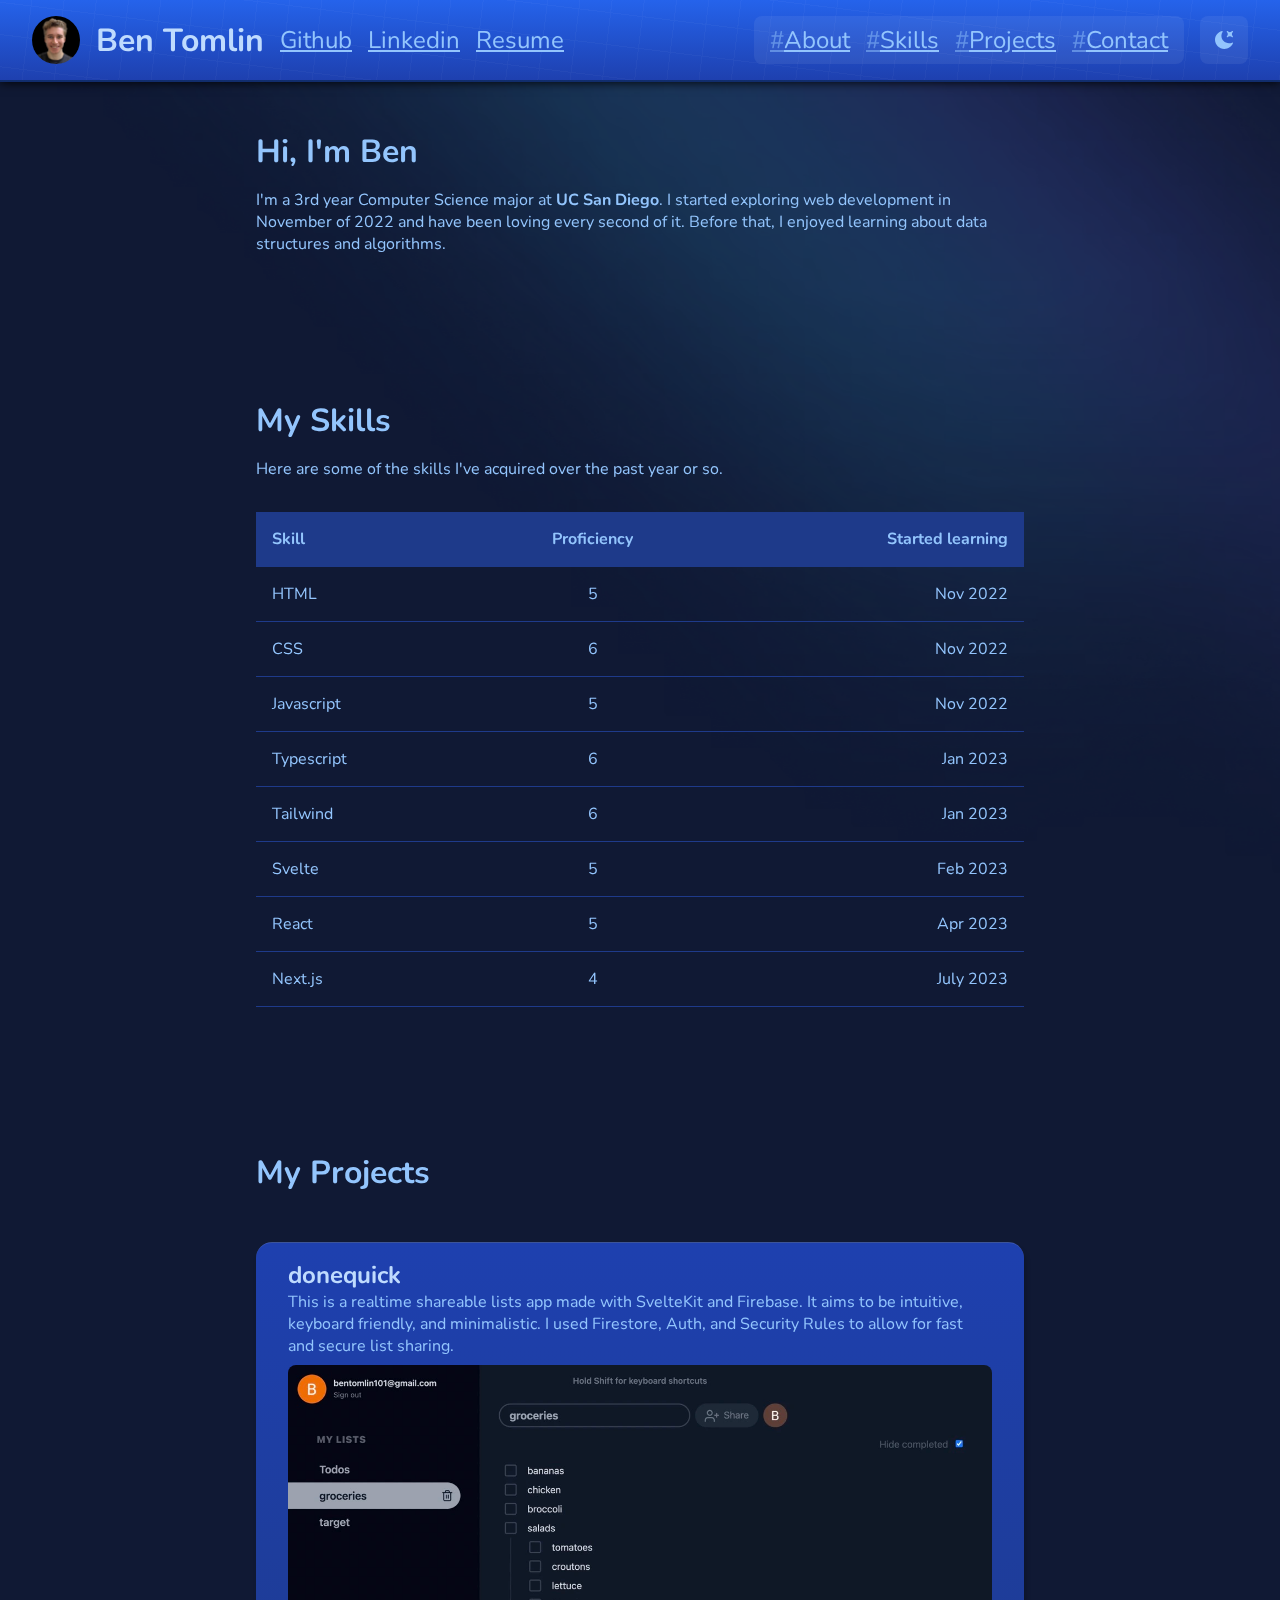
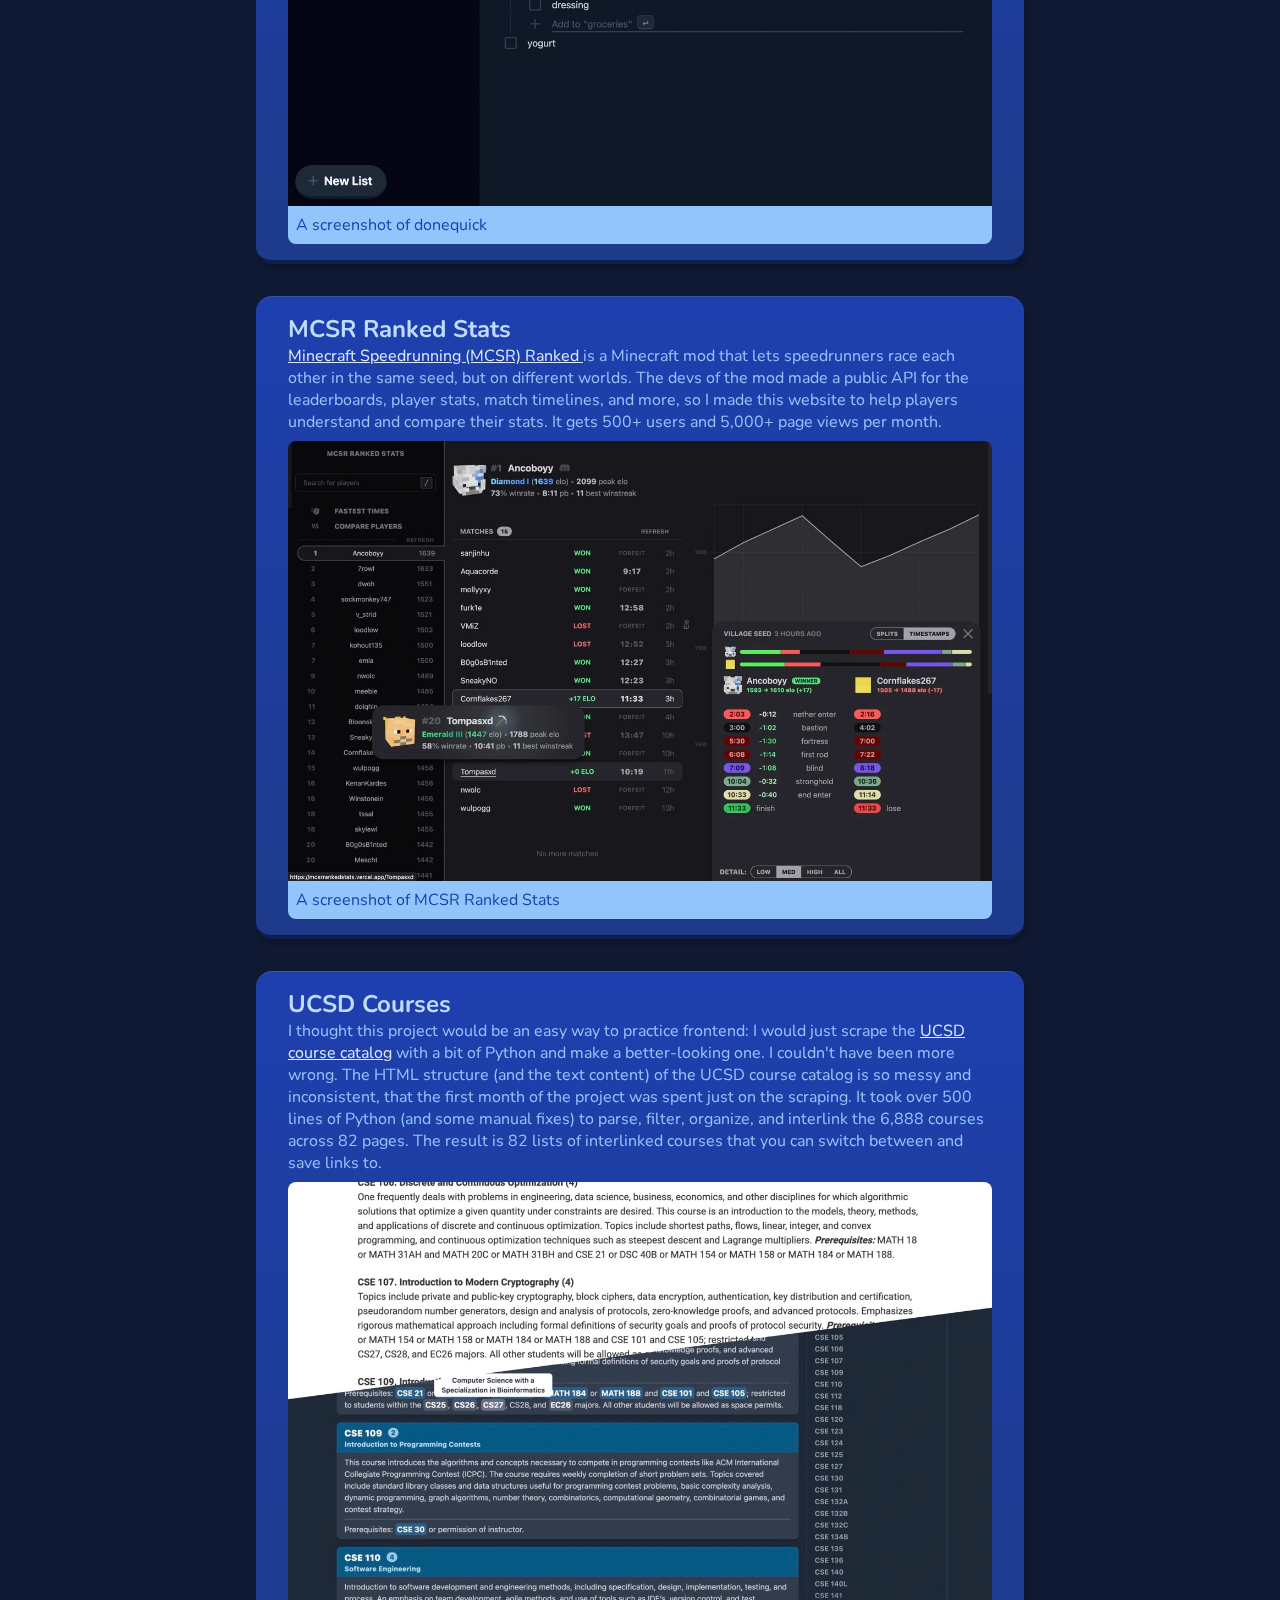
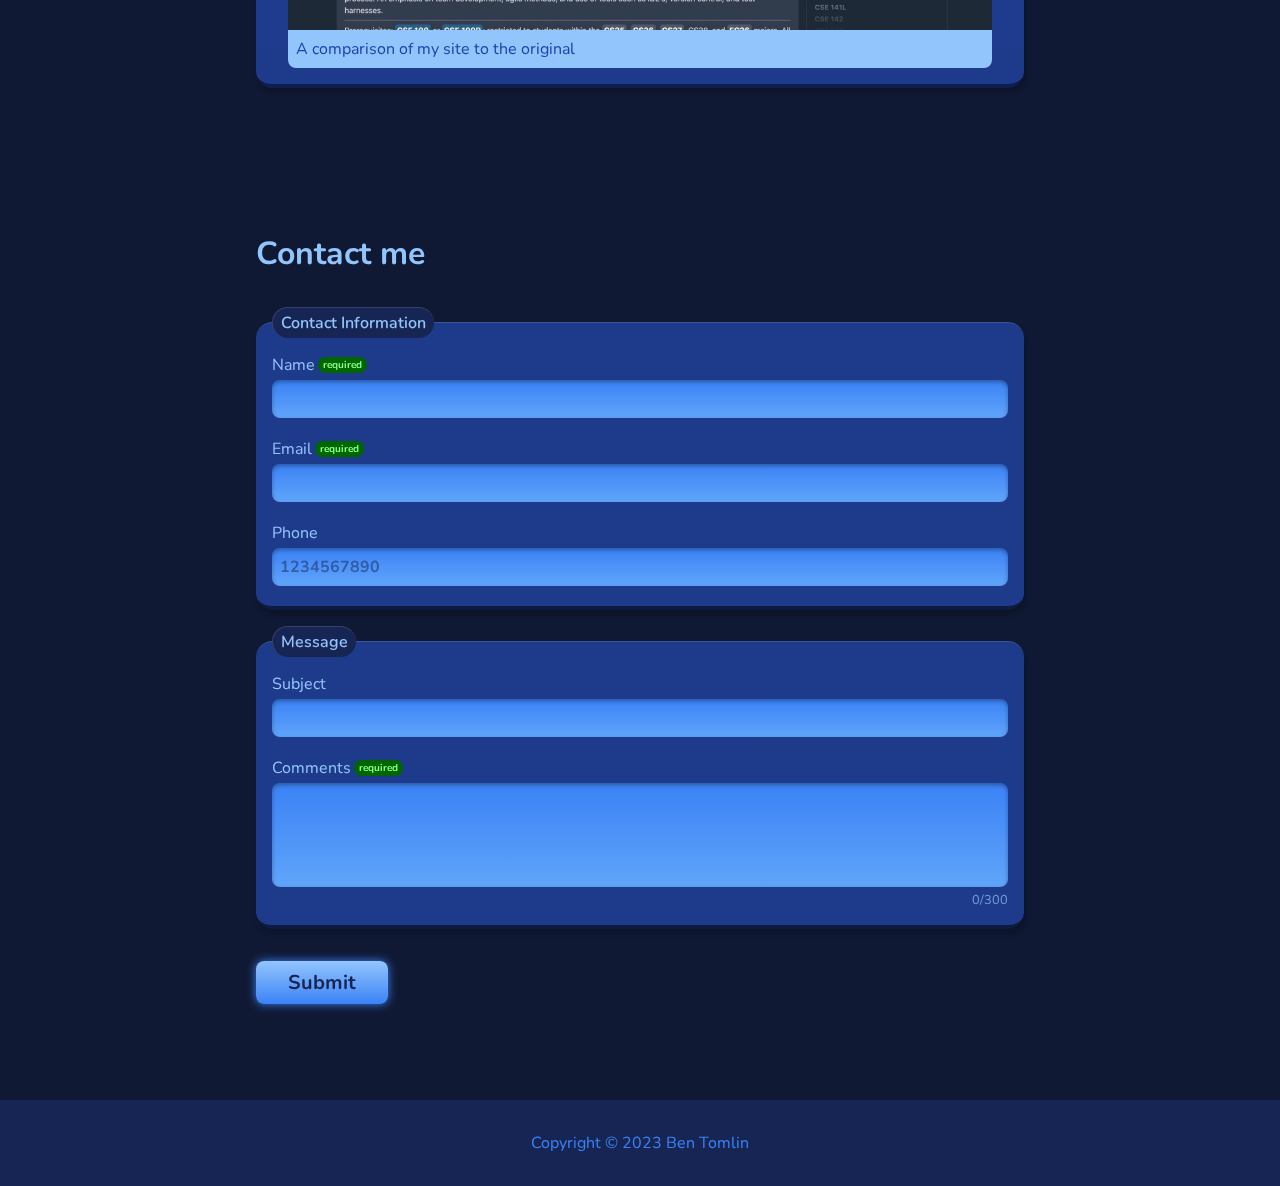
<file: index.html>
<!DOCTYPE html>
<html lang="en">
	<head>
		<meta charset="UTF-8" />
		<meta name="viewport" content="width=device-width, initial-scale=1.0" />
		<title>Ben Tomlin</title>
		<link rel="stylesheet" href="style.css" />
		<script src="script.js" defer></script>
	</head>
	<body>
		<header>
			<div>
				<img id="selfie" src="/selfie.jpeg" alt="A headshot of Ben" />
				<h1>Ben Tomlin</h1>
				<ul>
					<li>
						<a target="_blank" href="https://github.com/bent101">Github</a>
					</li>
					<li>
						<a
							target="_blank"
							href="https://www.linkedin.com/in/ben-tomlin-46b788275/"
							>Linkedin</a
						>
					</li>
					<li>
						<a target="_blank" href="https://resume.bentomlin.dev">Resume</a>
					</li>
				</ul>
			</div>
			<nav>
				<a href="#about">About</a>
				<a href="#skills">Skills</a>
				<a href="#projects">Projects</a>
				<a href="#contact">Contact</a>
			</nav>
			<button id="theme-toggle">
				<svg
					id="moon-icon"
					xmlns="http://www.w3.org/2000/svg"
					width="24"
					height="24"
					viewBox="0 0 24 24"
				>
					<path
						fill="currentColor"
						d="M20.958 15.325c.204-.486-.379-.9-.868-.684a7.684 7.684 0 0 1-3.101.648c-4.185 0-7.577-3.324-7.577-7.425a7.28 7.28 0 0 1 1.134-3.91c.284-.448-.057-1.068-.577-.936C5.96 4.041 3 7.613 3 11.862C3 16.909 7.175 21 12.326 21c3.9 0 7.24-2.345 8.632-5.675Z"
					/>
					<path
						fill="currentColor"
						d="M15.611 3.103c-.53-.354-1.162.278-.809.808l.63.945a2.332 2.332 0 0 1 0 2.588l-.63.945c-.353.53.28 1.162.81.808l.944-.63a2.332 2.332 0 0 1 2.588 0l.945.63c.53.354 1.162-.278.808-.808l-.63-.945a2.332 2.332 0 0 1 0-2.588l.63-.945c.354-.53-.278-1.162-.809-.808l-.944.63a2.332 2.332 0 0 1-2.588 0l-.945-.63Z"
					/>
				</svg>
				<svg
					id="sun-icon"
					xmlns="http://www.w3.org/2000/svg"
					width="24"
					height="24"
					viewBox="0 0 24 24"
				>
					<g fill="none">
						<path
							d="M24 0v24H0V0h24ZM12.593 23.258l-.011.002l-.071.035l-.02.004l-.014-.004l-.071-.035c-.01-.004-.019-.001-.024.005l-.004.01l-.017.428l.005.02l.01.013l.104.074l.015.004l.012-.004l.104-.074l.012-.016l.004-.017l-.017-.427c-.002-.01-.009-.017-.017-.018Zm.265-.113l-.013.002l-.185.093l-.01.01l-.003.011l.018.43l.005.012l.008.007l.201.093c.012.004.023 0 .029-.008l.004-.014l-.034-.614c-.003-.012-.01-.02-.02-.022Zm-.715.002a.023.023 0 0 0-.027.006l-.006.014l-.034.614c0 .012.007.02.017.024l.015-.002l.201-.093l.01-.008l.004-.011l.017-.43l-.003-.012l-.01-.01l-.184-.092Z"
						/>
						<path
							fill="currentColor"
							d="M12 19a1 1 0 0 1 1 1v1a1 1 0 1 1-2 0v-1a1 1 0 0 1 1-1Zm6.364-2.05l.707.707a1 1 0 0 1-1.414 1.414l-.707-.707a1 1 0 0 1 1.414-1.414Zm-12.728 0a1 1 0 0 1 1.497 1.32l-.083.094l-.707.707a1 1 0 0 1-1.497-1.32l.083-.094l.707-.707ZM12 6a6 6 0 1 1 0 12a6 6 0 0 1 0-12Zm-8 5a1 1 0 0 1 .117 1.993L4 13H3a1 1 0 0 1-.117-1.993L3 11h1Zm17 0a1 1 0 1 1 0 2h-1a1 1 0 1 1 0-2h1ZM4.929 4.929a1 1 0 0 1 1.32-.083l.094.083l.707.707a1 1 0 0 1-1.32 1.497l-.094-.083l-.707-.707a1 1 0 0 1 0-1.414Zm14.142 0a1 1 0 0 1 0 1.414l-.707.707a1 1 0 1 1-1.414-1.414l.707-.707a1 1 0 0 1 1.414 0ZM12 2a1 1 0 0 1 1 1v1a1 1 0 1 1-2 0V3a1 1 0 0 1 1-1Z"
						/>
					</g>
				</svg>
			</button>
		</header>
		<main>
			<section id="about">
				<h2>Hi, I'm Ben</h2>
				<p>
					I'm a 3rd year Computer Science major at
					<strong>UC San Diego</strong>. I started exploring web development in
					November of 2022 and have been loving every second of it. Before that,
					I enjoyed learning about data structures and algorithms.
				</p>
			</section>
			<section id="skills">
				<h2>My Skills</h2>
				<p>
					Here are some of the skills I've acquired over the past year or so.
				</p>
				<table>
					<tr>
						<th>Skill</th>
						<th>Proficiency</th>
						<th>Started learning</th>
					</tr>
					<tr>
						<td>HTML</td>
						<td>5</td>
						<td>Nov 2022</td>
					</tr>
					<tr>
						<td>CSS</td>
						<td>6</td>
						<td>Nov 2022</td>
					</tr>
					<tr>
						<td>Javascript</td>
						<td>5</td>
						<td>Nov 2022</td>
					</tr>
					<tr>
						<td>Typescript</td>
						<td>6</td>
						<td>Jan 2023</td>
					</tr>
					<tr>
						<td>Tailwind</td>
						<td>6</td>
						<td>Jan 2023</td>
					</tr>
					<tr>
						<td>Svelte</td>
						<td>5</td>
						<td>Feb 2023</td>
					</tr>
					<tr>
						<td>React</td>
						<td>5</td>
						<td>Apr 2023</td>
					</tr>
					<tr>
						<td>Next.js</td>
						<td>4</td>
						<td>July 2023</td>
					</tr>
				</table>
			</section>
			<section id="projects">
				<h2>My Projects</h2>

				<article>
					<h3>donequick</h3>
					<p>
						This is a realtime shareable lists app made with SvelteKit and
						Firebase. It aims to be intuitive, keyboard friendly, and
						minimalistic. I used Firestore, Auth, and Security Rules to allow
						for fast and secure list sharing.
					</p>
					<figure>
						<picture>
							<source srcset="/assets/donequick.webp" type="image/webp" />
							<source srcset="/assets/donequick.jpg" type="image/jpeg" />
							<source
								media="(max-width: 768px)"
								srcset="/assets/donequick-small.jpeg"
								type="image/jpeg"
							/>
							<img src="/assets/donequick.jpg" alt="" />
						</picture>
						<figcaption>A screenshot of donequick</figcaption>
					</figure>
				</article>

				<article>
					<h3>MCSR Ranked Stats</h3>
					<p>
						<a href="https://mcsrranked.com" target="_blank" rel="noreferrer">
							Minecraft Speedrunning (MCSR) Ranked
						</a>
						is a Minecraft mod that lets speedrunners race each other in the
						same seed, but on different worlds. The devs of the mod made a
						public API for the leaderboards, player stats, match timelines, and
						more, so I made this website to help players understand and compare
						their stats. It gets 500+ users and 5,000+ page views per month.
					</p>
					<figure>
						<picture>
							<source srcset="/assets/mcsrrankedstats.webp" type="image/webp" />
							<source srcset="/assets/mcsrrankedstats.jpg" type="image/jpeg" />
							<source
								media="(max-width: 768px)"
								srcset="/assets/mcsrrankedstats-small.jpeg"
								type="image/jpeg"
							/>
							<img src="/assets/mcsrrankedstats.jpg" alt="" />
						</picture>
						<figcaption>A screenshot of MCSR Ranked Stats</figcaption>
					</figure>
				</article>

				<article>
					<h3>UCSD Courses</h3>
					<p>
						I thought this project would be an easy way to practice frontend: I
						would just scrape the
						<a
							target="_blank"
							href="https://catalog.ucsd.edu/front/courses.html"
							>UCSD course catalog</a
						>
						with a bit of Python and make a better-looking one. I couldn't have
						been more wrong. The HTML structure (and the text content) of the
						UCSD course catalog is so messy and inconsistent, that the first
						month of the project was spent just on the scraping. It took over
						500 lines of Python (and some manual fixes) to parse, filter,
						organize, and interlink the 6,888 courses across 82 pages. The
						result is 82 lists of interlinked courses that you can switch
						between and save links to.
					</p>
					<figure>
						<picture>
							<source srcset="/assets/ucsdcourses.webp" type="image/webp" />
							<source srcset="/assets/ucsdcoursesuick.jpg" type="image/jpeg" />
							<source
								media="(max-width: 768px)"
								srcset="/assets/ucsdcoursesuick-small.jpeg"
								type="image/jpeg"
							/>
							<img src="/ucsdcourses/donequick.jpg" alt="" />
						</picture>
						<figcaption>A comparison of my site to the original</figcaption>
					</figure>
				</article>
			</section>

			<section id="contact">
				<h2>Contact me</h2>
				<form method="post" action="https://httpbin.org/post">
					<fieldset>
						<legend>Contact Information</legend>

						<label for="name">Name</label>
						<input type="text" id="name" name="name" required />
						<div class="outputs">
							<output for="name" name="errors">Please enter your name</output>
							<output for="name" name="info"></output>
						</div>

						<label for="email">Email</label>
						<input type="email" id="email" name="email" required />
						<div class="outputs">
							<output for="email" name="errors"
								>Please enter a valid email</output
							>
							<output for="email" name="info"></output>
						</div>

						<label for="phone">Phone</label>
						<input
							type="tel"
							id="phone"
							name="phone"
							minlength="10"
							maxlength="10"
							pattern="[0-9]{10}"
							placeholder="1234567890"
						/>
						<div class="outputs">
							<output for="phone" name="errors">Please enter 10 digits</output>
							<output for="phone" name="info"></output>
						</div>
					</fieldset>

					<fieldset>
						<legend>Message</legend>

						<label for="subject">Subject</label>
						<input type="text" id="subject" name="subject" />
						<div class="outputs">
							<output for="subject" name="errors"></output>
							<output for="subject" name="info"></output>
						</div>

						<label for="comments">Comments</label>
						<textarea
							type="text"
							id="comments"
							name="comments"
							rows="4"
							required
							maxlength="300"
						></textarea>
						<div class="outputs">
							<output for="comments" name="errors"
								>Please leave a comment with English characters only</output
							>
							<output for="comments" name="info">0/300</output>
						</div>
					</fieldset>

					<!-- <fieldset>
            <legend>How did you hear about me?</legend>

            <select id="hear-about" name="hear_about">
              <optgroup label="People">
                <option value="friend">Friend</option>
                <option value="coworker">Enemy</option>
                <option value="coworker">Coworker</option>
              </optgroup>
              <optgroup label="Other">
                <option value="social-media">Social Media</option>
                <option value="search-engine">Search Engine</option>
                <option value="other">Other</option>
              </optgroup>
            </select>

            <br />
            <br />
            <label>Other Source</label>
            <input
              type="text"
              id="other-source"
              name="other_source"
              list="sources"
            />

            <datalist id="sources">
              <option value="Event"></option>
              <option value="Newsletter"></option>
              <option value="Advertisement"></option>
              <option value="Word of Mouth"></option>
            </datalist>
          </fieldset> -->

					<input type="hidden" name="possible_bot" value="true" />
					<input type="hidden" name="form_errors" id="form-errors" value="" />

					<button type="submit">Submit</button>
				</form>
			</section>
		</main>
		<footer>
			<p>Copyright &copy; 2023 Ben Tomlin</p>
		</footer>
	</body>
</html>
</file>
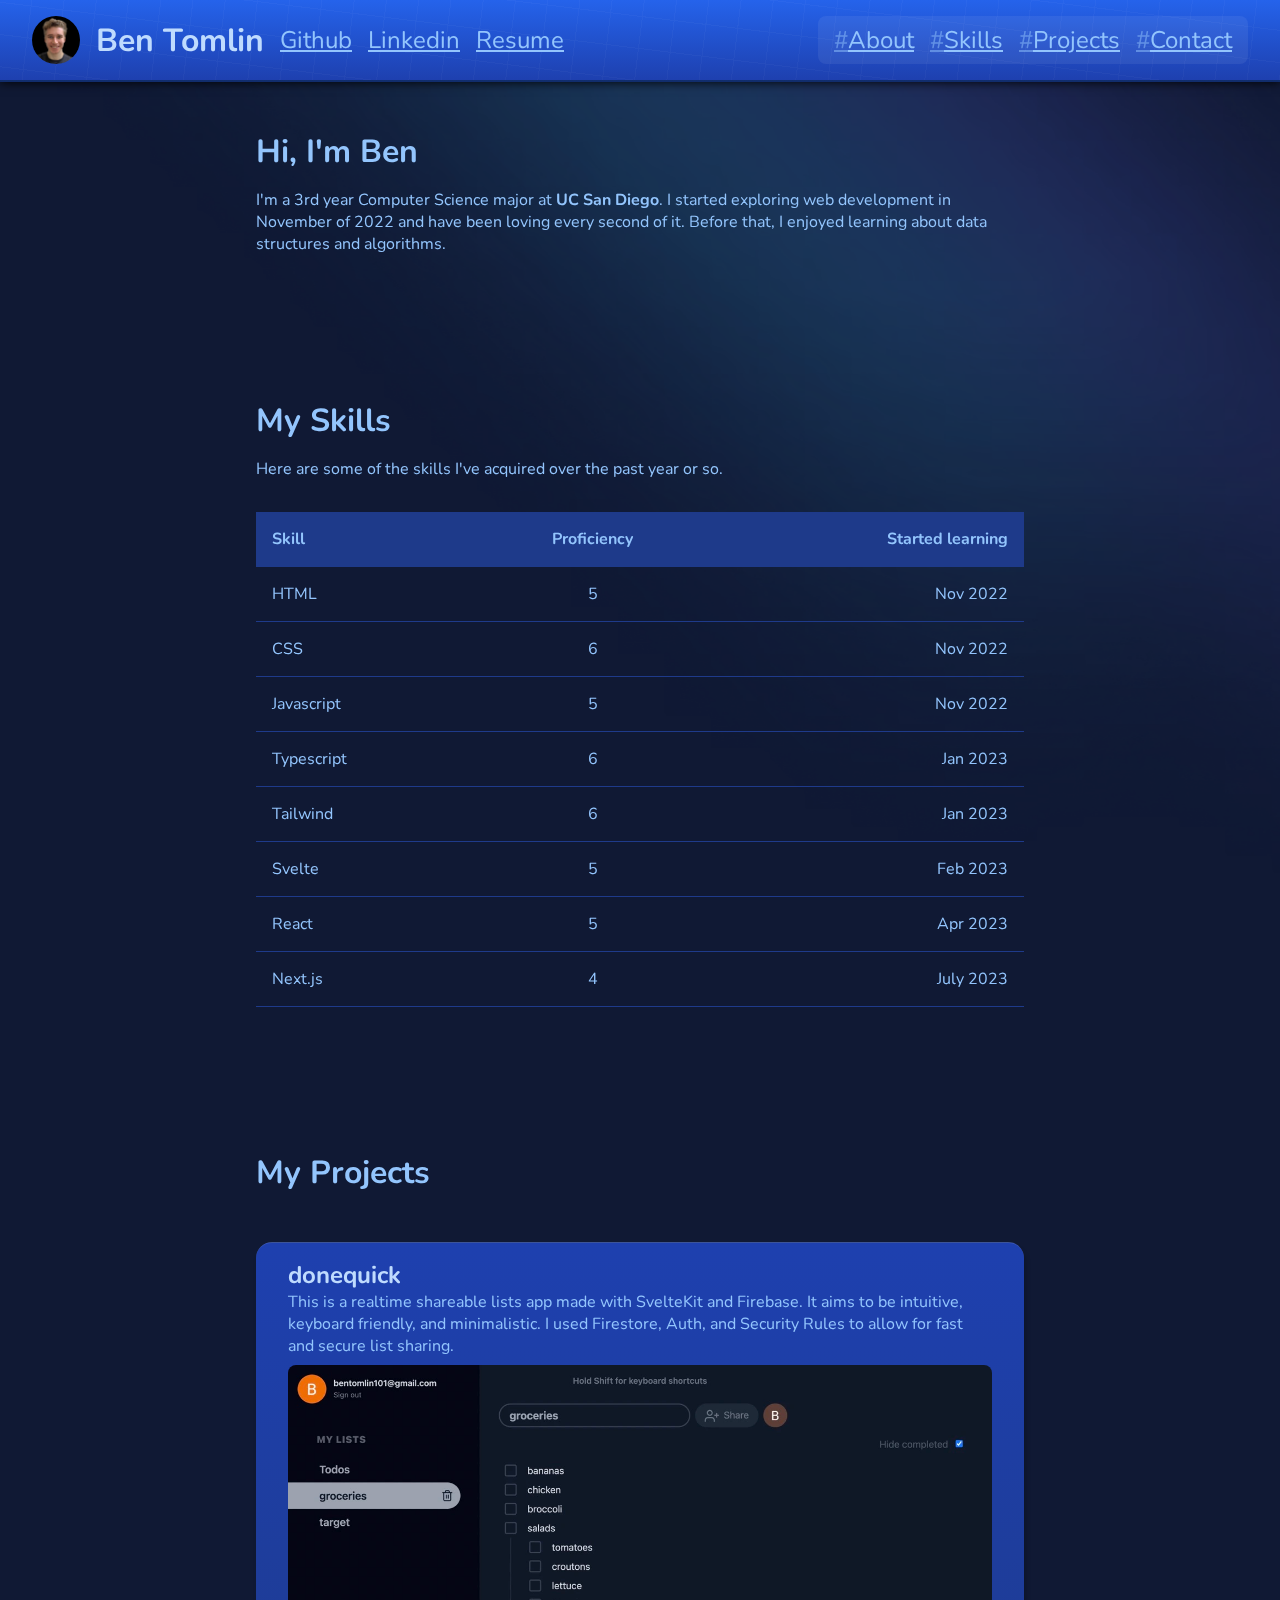
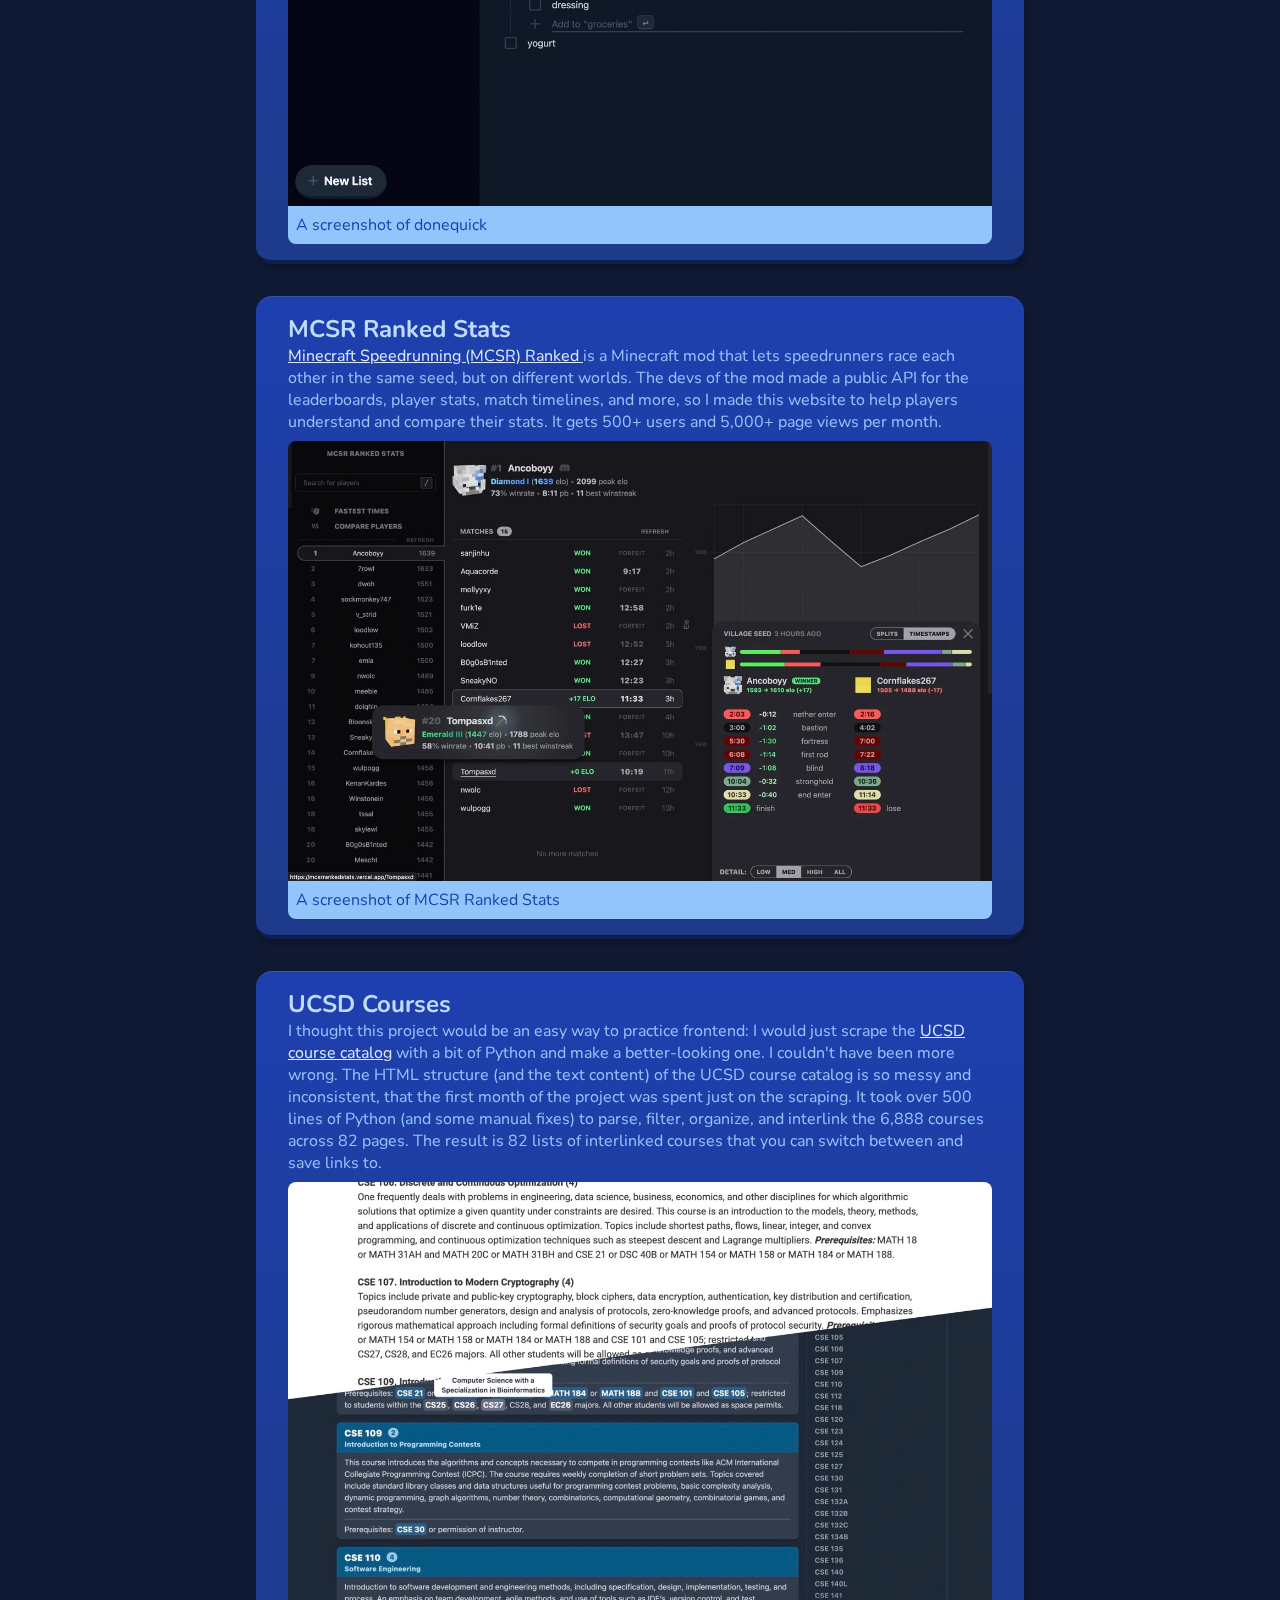
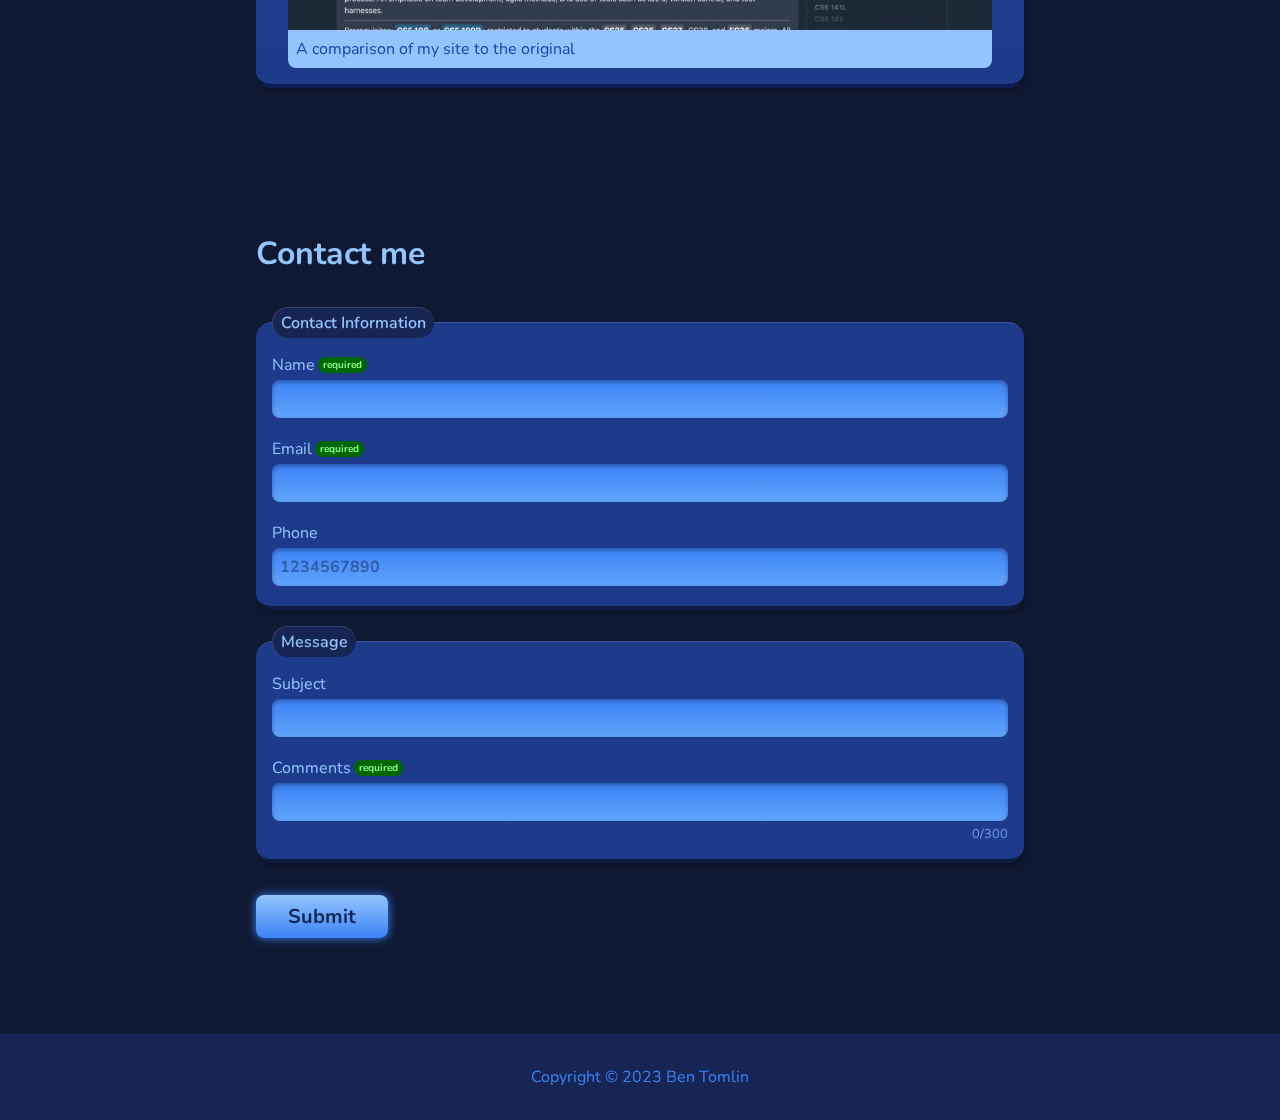
<file: form-no-js.html>
<!DOCTYPE html>
<html lang="en">
	<head>
		<meta charset="UTF-8" />
		<meta name="viewport" content="width=device-width, initial-scale=1.0" />
		<title>Ben Tomlin</title>
		<link rel="stylesheet" href="style.css" />
	</head>
	<body>
		<header>
			<div>
				<img id="selfie" src="/selfie.jpeg" alt="A headshot of Ben" />
				<h1>Ben Tomlin</h1>
				<ul>
					<li>
						<a target="_blank" href="https://github.com/bent101">Github</a>
					</li>
					<li>
						<a
							target="_blank"
							href="https://www.linkedin.com/in/ben-tomlin-46b788275/"
							>Linkedin</a
						>
					</li>
					<li>
						<a target="_blank" href="https://resume.bentomlin.dev">Resume</a>
					</li>
				</ul>
			</div>
			<nav>
				<a href="#about">About</a>
				<a href="#skills">Skills</a>
				<a href="#projects">Projects</a>
				<a href="#contact">Contact</a>
			</nav>
		</header>
		<main>
			<section id="about">
				<h2>Hi, I'm Ben</h2>
				<p>
					I'm a 3rd year Computer Science major at
					<strong>UC San Diego</strong>. I started exploring web development in
					November of 2022 and have been loving every second of it. Before that,
					I enjoyed learning about data structures and algorithms.
				</p>
			</section>
			<section id="skills">
				<h2>My Skills</h2>
				<p>
					Here are some of the skills I've acquired over the past year or so.
				</p>
				<table>
					<tr>
						<th>Skill</th>
						<th>Proficiency</th>
						<th>Started learning</th>
					</tr>
					<tr>
						<td>HTML</td>
						<td>5</td>
						<td>Nov 2022</td>
					</tr>
					<tr>
						<td>CSS</td>
						<td>6</td>
						<td>Nov 2022</td>
					</tr>
					<tr>
						<td>Javascript</td>
						<td>5</td>
						<td>Nov 2022</td>
					</tr>
					<tr>
						<td>Typescript</td>
						<td>6</td>
						<td>Jan 2023</td>
					</tr>
					<tr>
						<td>Tailwind</td>
						<td>6</td>
						<td>Jan 2023</td>
					</tr>
					<tr>
						<td>Svelte</td>
						<td>5</td>
						<td>Feb 2023</td>
					</tr>
					<tr>
						<td>React</td>
						<td>5</td>
						<td>Apr 2023</td>
					</tr>
					<tr>
						<td>Next.js</td>
						<td>4</td>
						<td>July 2023</td>
					</tr>
				</table>
			</section>
			<section id="projects">
				<h2>My Projects</h2>

				<article>
					<h3>donequick</h3>
					<p>
						This is a realtime shareable lists app made with SvelteKit and
						Firebase. It aims to be intuitive, keyboard friendly, and
						minimalistic. I used Firestore, Auth, and Security Rules to allow
						for fast and secure list sharing.
					</p>
					<figure>
						<picture>
							<source srcset="/assets/donequick.webp" type="image/webp" />
							<source srcset="/assets/donequick.jpg" type="image/jpeg" />
							<source
								media="(max-width: 768px)"
								srcset="/assets/donequick-small.jpeg"
								type="image/jpeg"
							/>
							<img src="/assets/donequick.jpg" alt="" />
						</picture>
						<figcaption>A screenshot of donequick</figcaption>
					</figure>
				</article>

				<article>
					<h3>MCSR Ranked Stats</h3>
					<p>
						<a href="https://mcsrranked.com" target="_blank" rel="noreferrer">
							Minecraft Speedrunning (MCSR) Ranked
						</a>
						is a Minecraft mod that lets speedrunners race each other in the
						same seed, but on different worlds. The devs of the mod made a
						public API for the leaderboards, player stats, match timelines, and
						more, so I made this website to help players understand and compare
						their stats. It gets 500+ users and 5,000+ page views per month.
					</p>
					<figure>
						<picture>
							<source srcset="/assets/mcsrrankedstats.webp" type="image/webp" />
							<source srcset="/assets/mcsrrankedstats.jpg" type="image/jpeg" />
							<source
								media="(max-width: 768px)"
								srcset="/assets/mcsrrankedstats-small.jpeg"
								type="image/jpeg"
							/>
							<img src="/assets/mcsrrankedstats.jpg" alt="" />
						</picture>
						<figcaption>A screenshot of MCSR Ranked Stats</figcaption>
					</figure>
				</article>

				<article>
					<h3>UCSD Courses</h3>
					<p>
						I thought this project would be an easy way to practice frontend: I
						would just scrape the
						<a
							target="_blank"
							href="https://catalog.ucsd.edu/front/courses.html"
							>UCSD course catalog</a
						>
						with a bit of Python and make a better-looking one. I couldn't have
						been more wrong. The HTML structure (and the text content) of the
						UCSD course catalog is so messy and inconsistent, that the first
						month of the project was spent just on the scraping. It took over
						500 lines of Python (and some manual fixes) to parse, filter,
						organize, and interlink the 6,888 courses across 82 pages. The
						result is 82 lists of interlinked courses that you can switch
						between and save links to.
					</p>
					<figure>
						<picture>
							<source srcset="/assets/ucsdcourses.webp" type="image/webp" />
							<source srcset="/assets/ucsdcoursesuick.jpg" type="image/jpeg" />
							<source
								media="(max-width: 768px)"
								srcset="/assets/ucsdcoursesuick-small.jpeg"
								type="image/jpeg"
							/>
							<img src="/ucsdcourses/donequick.jpg" alt="" />
						</picture>
						<figcaption>A comparison of my site to the original</figcaption>
					</figure>
				</article>
			</section>

			<section id="contact">
				<h2>Contact me</h2>
				<form method="post" action="https://httpbin.org/post">
					<fieldset>
						<legend>Contact Information</legend>

						<label for="name">Name</label>
						<input type="text" id="name" name="name" required />
						<div class="outputs">
							<output for="name" name="errors">Please enter your name</output>
							<output for="name" name="info"></output>
						</div>

						<label for="email">Email</label>
						<input type="email" id="email" name="email" required />
						<div class="outputs">
							<output for="email" name="errors"
								>Please enter a valid email</output
							>
							<output for="email" name="info"></output>
						</div>

						<label for="phone">Phone</label>
						<input
							type="tel"
							id="phone"
							name="phone"
							minlength="10"
							maxlength="10"
							pattern="[0-9]{10}"
							placeholder="1234567890"
						/>
						<div class="outputs">
							<output for="phone" name="errors">Please enter 10 digits</output>
							<output for="phone" name="info"></output>
						</div>
					</fieldset>

					<fieldset>
						<legend>Message</legend>

						<label for="subject">Subject</label>
						<input type="text" id="subject" name="subject" />
						<div class="outputs">
							<output for="subject" name="errors"></output>
							<output for="subject" name="info"></output>
						</div>

						<label for="comments">Comments</label>
						<input
							type="text"
							id="comments"
							name="comments"
							rows="4"
							required
							maxlength="300"
							pattern="[ -~]*"
						/>
						<div class="outputs">
							<output for="comments" name="errors"
								>Please leave a message using english letters</output
							>
							<output for="comments" name="info">0/300</output>
						</div>
					</fieldset>

					<!-- <fieldset>
            <legend>How did you hear about me?</legend>

            <select id="hear-about" name="hear_about">
              <optgroup label="People">
                <option value="friend">Friend</option>
                <option value="coworker">Enemy</option>
                <option value="coworker">Coworker</option>
              </optgroup>
              <optgroup label="Other">
                <option value="social-media">Social Media</option>
                <option value="search-engine">Search Engine</option>
                <option value="other">Other</option>
              </optgroup>
            </select>

            <br />
            <br />
            <label>Other Source</label>
            <input
              type="text"
              id="other-source"
              name="other_source"
              list="sources"
            />

            <datalist id="sources">
              <option value="Event"></option>
              <option value="Newsletter"></option>
              <option value="Advertisement"></option>
              <option value="Word of Mouth"></option>
            </datalist>
          </fieldset> -->

					<input type="hidden" name="possible_bot" value="true" />

					<button type="submit">Submit</button>
				</form>
			</section>
		</main>
		<footer>
			<p>Copyright &copy; 2023 Ben Tomlin</p>
		</footer>
	</body>
</html>
</file>
<file: style.css>
@import url(/base.css);
@import url(/vars.css);

* {
	color: var(--primary-300, hsl(240 100% 70%));
}

html {
	scroll-behavior: smooth;
	scroll-padding-top: 8rem;
	/* font-size: min(16px, 3vw); */
}

:root #sun-icon {
	display: none;
}

:root.light #moon-icon {
	display: none;
}

:root.light #sun-icon {
	display: block;
}

button#theme-toggle {
	color: var(--primary-300, hsl(240 100% 70%));
	padding: 0.25rem;
	background-color: #fff1;
	border-radius: 0.5rem;
	height: 100%;
	width: 2.5rem;
	height: 2.5rem;
	display: grid;
	place-items: center;
}

::selection {
	background-color: #dd1;
	color: black;
}

body {
	background-color: var(--primary-975, hsl(240 100% 10%));
	position: relative;
}

body::before {
	content: "";
	position: fixed;
	top: 0;
	left: 0;
	width: 100dvw;
	height: 100dvh;
	background-image: url(/assets/beams.avif);
	background-position: center;
	background-size: cover;
	z-index: -1;
}

header {
	position: sticky;
	overflow: clip;
	top: 0;
	left: 0;
	right: 0;
	display: flex;
	align-items: center;
	gap: 1rem;
	padding: 1rem 2rem;
	background-image: linear-gradient(
		var(--primary-600, hsl(240 100% 40%)),
		var(--primary-800, hsl(240 100% 20%))
	);
	border-bottom: #0008 2px solid;
	box-shadow: 0 0 10px #000;
	z-index: 10;

	& img#selfie {
		border-radius: 9999px;
		overflow: clip;
		width: 3rem;
		height: 3rem;
		animation: spin 60s linear infinite;
	}

	& div {
		display: flex;
		align-items: center;
		gap: 1rem;
	}

	& ul {
		display: flex;
		align-items: center;
		gap: 1rem;
	}

	& a {
		font-size: 1.5rem;
		color: var(--primary-300, hsl(240 100% 70%));
	}

	& nav {
		display: flex;
		gap: 1rem;
		padding: 0.5rem 1rem;
		background-color: #fff1;
		border-radius: 0.5rem;
		margin-left: auto;
	}

	& nav a::before {
		content: "#";
		text-decoration: none;
		opacity: 50%;
	}
}

header::before {
	content: "";
	position: absolute;
	width: 200%;
	height: 300%;
	top: -100%;
	left: -50%;
	z-index: -1;
	background: url(/assets/grid.svg) 0 0 repeat;
	transform: rotate(7deg);
}

h1 {
	font-size: 2rem;
	color: var(--primary-200, hsl(240 100% 80%));
}

h2 {
	font-size: 2rem;
	color: var(--primary-300, hsl(240 100% 70%));
	padding-bottom: 1rem;
}

section {
	max-width: 50rem;
	padding: 3rem 1rem;
	margin-left: auto;
	margin-right: auto;
	margin-bottom: 3rem;
}

table {
	width: 100%;
	border-collapse: collapse;
	margin-top: 2rem;
}

tr {
	border-bottom: var(--primary-900, hsl(240 100% 10%)) solid 1px;
}

td {
	padding: 1rem;
}

th {
	padding: 1rem;
	background-color: var(--primary-900, hsl(240 100% 10%));
	color: var(--primary-300, hsl(240 100% 70%));
}

td:first-child,
th:first-child {
	text-align: left;
}

td:nth-child(2),
th:nth-child(2) {
	text-align: center;
}

td:last-child,
th:last-child {
	text-align: right;
}

h3 {
	color: var(--primary-200, hsl(240 100% 80%));
	font-size: 1.5rem;
}

article {
	margin-top: 2rem;
	padding: 1rem 2rem;
	border-radius: 1rem;
	background-image: linear-gradient(
		var(--primary-800, hsl(240 100% 20%)),
		var(--primary-900, hsl(240 100% 10%))
	);
	border-bottom: #0008 4px solid;
	border-top: #fff2 1px solid;
	box-shadow: 2px 5px 5px #0003;
	transition: transform 0.3s ease-in-out, box-shadow 0.3s ease-in-out;
}

article:hover {
	transform: scale(1.01) translateY(-0.3rem);
	box-shadow: 2px 8px 8px #0005;
}

article figure {
	border-radius: 0.5rem;
	overflow: clip;
	margin-top: 0.5rem;
}

article figcaption {
	padding: 0.5rem;
	background-color: var(--primary-300, hsl(240 100% 70%));
	color: var(--primary-800, hsl(240 100% 20%));
}

article p {
	color: var(--primary-300, hsl(240 100% 70%));
}

article a {
	color: var(--primary-100, hsl(240 100% 90%));
}

fieldset {
	border: 0;
	padding: 1rem;
	border-radius: 1rem;
	background-color: var(--primary-900, hsl(240 100% 10%));
	margin-top: 1rem;
	border-bottom: #0008 4px solid;
	border-top: #fff2 1px solid;
	box-shadow: 2px 5px 5px #0003;
	transition: transform 0.3s ease-in-out, box-shadow 0.3s ease-in-out;
}

fieldset:focus-within {
	transform: scale(1.01) translateY(-0.3rem);
	box-shadow: 2px 8px 8px #0005;
}

legend {
	padding: 0.25rem 0.5rem;
	border-radius: 9999px;
	border-top: #fff2 1px solid;
	border-left: #fff2 1px solid;
	background-color: var(--primary-950, hsl(240 100% 5%));
	font-weight: 600;
}

label {
	color: var(--primary-300, hsl(240 100% 70%));
	display: block;
}

label:not(:first-of-type) {
	margin-top: 1rem;
}

label:has(+ :required)::after {
	content: "required";
	border-radius: 9999px;
	background-color: #060;
	color: #8f8;
	padding: 0.05rem 0.3rem;
	font-weight: bold;
	font-size: x-small;
	position: relative;
	left: 0.2rem;
	bottom: 0.1rem;
}

input,
textarea,
select {
	background-image: linear-gradient(
		var(--primary-500, hsl(240 100% 50%)),
		var(--primary-400, hsl(240 100% 60%))
	);
	box-shadow: inset 0 2px 4px 0 #0005;
	padding: 0.5rem;
	border: 0;
	border-radius: 0.5rem;
	margin: 0.25rem 0;
	color: var(--primary-950, hsl(240 100% 5%));
	font-weight: bold;

	&::placeholder {
		color: var(--primary-950, hsl(240 100% 5%));
		opacity: 50%;
	}
}

input:user-invalid {
	background-image: linear-gradient(#f88, #fdd);
	outline: 2px solid #c00;
}

textarea:user-invalid {
	background-image: linear-gradient(#f88, #fdd);
	outline: 2px solid #c00;
}

.outputs {
	display: flex;
}

output[name="info"] {
	color: var(--primary-300, hsl(240 100% 70%));
	opacity: 70%;
	flex: 1;
	text-align: right;
	font-size: 0.8rem;
}

output[name="errors"] {
	color: #daa;
	height: 0rem;
	transition: height 200ms;
	overflow: hidden;
	visibility: hidden;
}

input:user-invalid + .outputs > output[name="errors"],
textarea:user-invalid + .outputs > output[name="errors"],
output[name="errors"].shown {
	height: 1.5em;
	visibility: visible;
}

output.warn {
	color: #dd0;
}

output.error {
	color: #daa;
}

textarea {
	resize: none;
}

button[type="submit"] {
	padding: 0.5rem 2rem;
	border-radius: 0.5rem;
	background-image: linear-gradient(
		var(--primary-300, hsl(240 100% 70%)),
		var(--primary-500, hsl(240 100% 50%))
	);
	color: var(--primary-950, hsl(240 100% 5%));
	margin-top: 2rem;
	font-weight: bold;
	font-size: 1.25rem;
	box-shadow: 0 0 10px var(--primary-500, hsl(240 100% 50%));
	transition: all 0.2s ease-in-out;
}

button[type="submit"]:hover {
	transform: scale(1.05);
	box-shadow: 0 2px 12px var(--primary-500, hsl(240 100% 50%));
}

button[type="submit"]:active {
	transform: scale(0.98);
	box-shadow: none;
	background-image: linear-gradient(
		var(--primary-500, hsl(240 100% 50%)),
		var(--primary-300, hsl(240 100% 70%))
	);
}

footer {
	text-align: center;
	padding: 2rem;
	background-color: var(--primary-950, hsl(240 100% 5%));
}

footer p {
	color: var(--primary-500, hsl(240 100% 50%));
}

@media (max-width: 1100px) {
	header {
		flex-direction: column;
		align-items: stretch;
	}

	h1 {
		font-size: 1.5rem;
	}

	header a {
		font-size: 1rem;
	}

	header nav {
		margin-left: 0;
	}
}

@media (max-width: 600px) {
	h1 {
		font-size: 1rem;
	}

	header img {
		width: 2rem;
		height: 2rem;
	}

	header {
		padding-left: 1rem;
		padding-right: 1rem;
	}

	.outputs {
		grid-template-columns: 1fr;
	}
}

@keyframes spin {
	100% {
		rotate: 1turn;
	}
}
</file>
